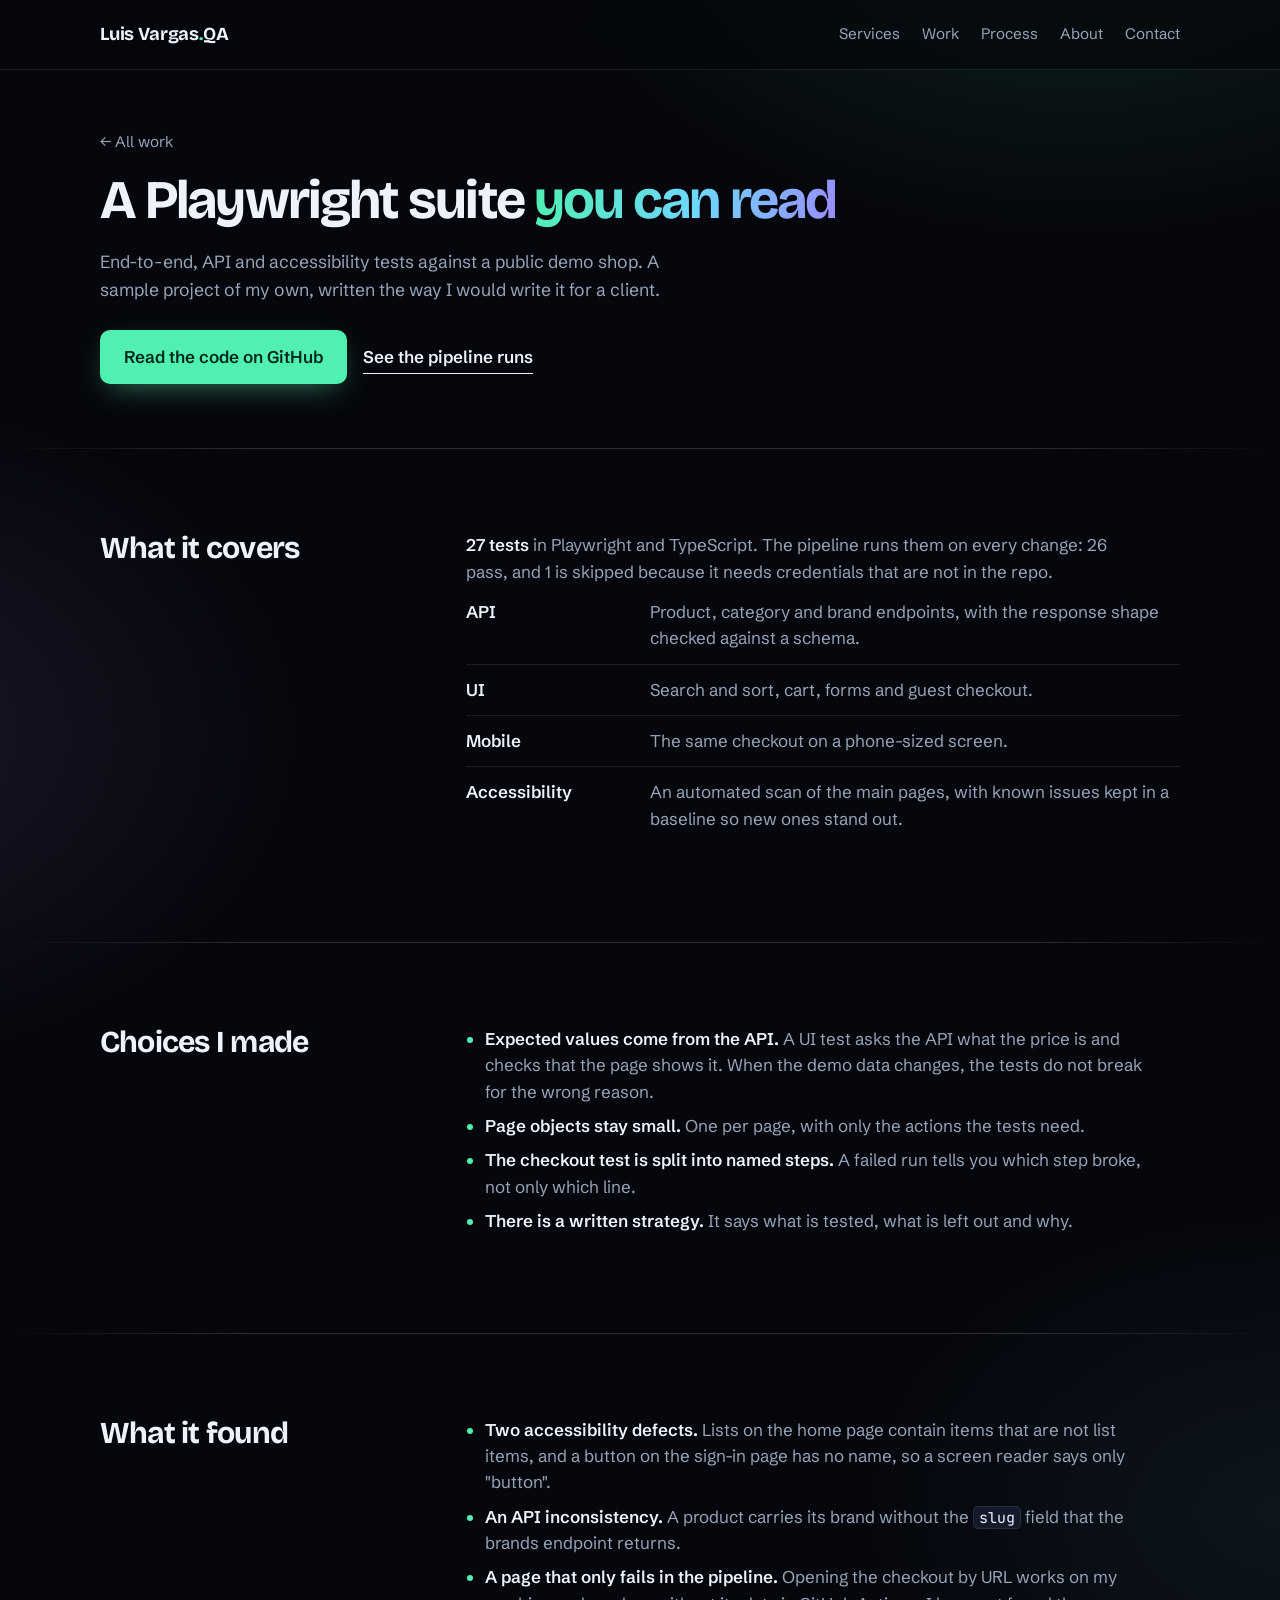
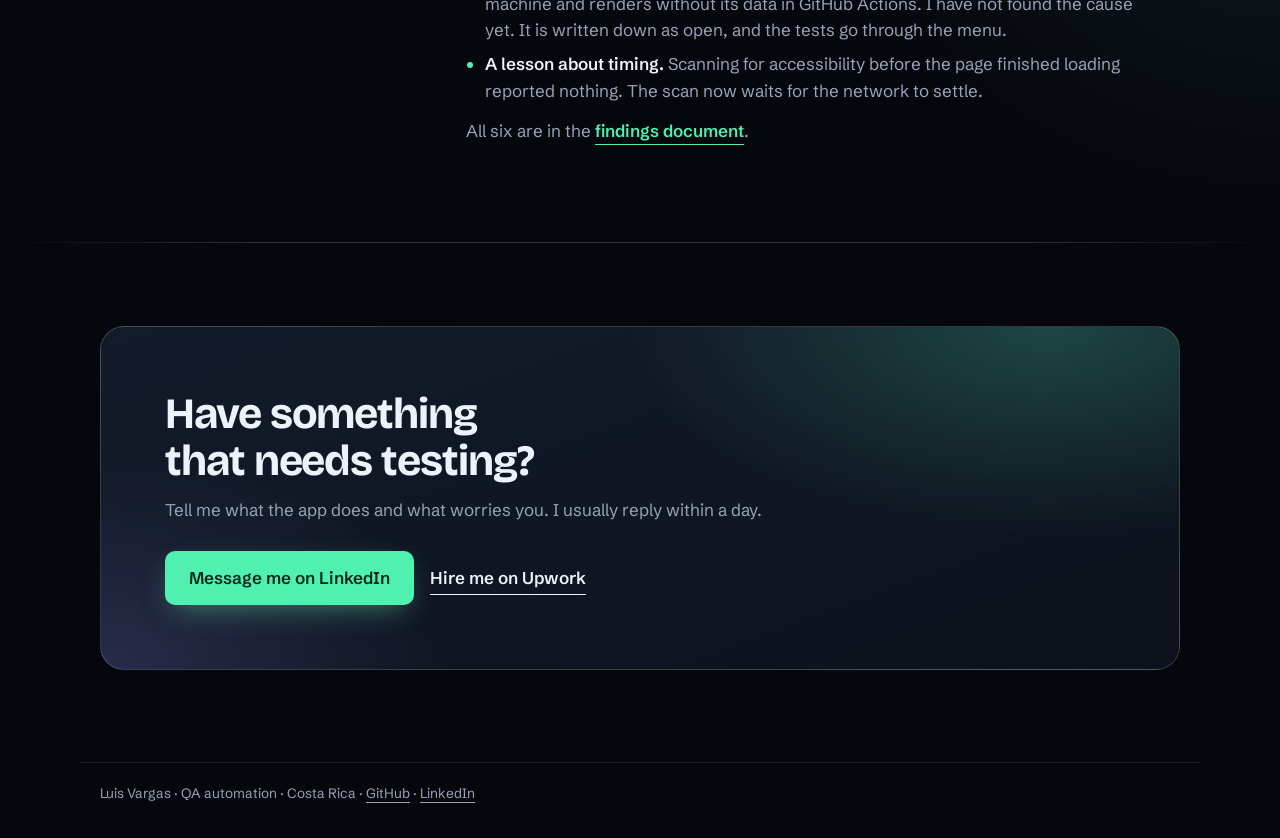
<file: case-playwright.html>
<!doctype html>
<html lang="en">
<head>
<meta charset="utf-8">
<meta name="viewport" content="width=device-width, initial-scale=1">
<title>A Playwright suite you can read | Luis Vargas</title>
<meta name="description" content="27 end-to-end, API and accessibility tests in Playwright and TypeScript against a public demo shop, running in GitHub Actions.">
<meta property="og:title" content="A Playwright suite you can read | Luis Vargas">
<meta property="og:description" content="27 end-to-end, API and accessibility tests in Playwright and TypeScript against a public demo shop, running in GitHub Actions.">
<meta property="og:type" content="article">
<meta property="og:url" content="https://luisvareli.github.io/case-playwright.html">
<meta name="theme-color" content="#05070c">
<link rel="icon" href="data:image/svg+xml,%3Csvg xmlns='http://www.w3.org/2000/svg' viewBox='0 0 32 32'%3E%3Crect width='32' height='32' rx='7' fill='%2310201b'/%3E%3Cpath d='M9 16.5l4.5 4.5L23 11.5' fill='none' stroke='%235fd39a' stroke-width='3.2' stroke-linecap='round' stroke-linejoin='round'/%3E%3C/svg%3E">
<link rel="preconnect" href="https://fonts.googleapis.com">
<link rel="preconnect" href="https://fonts.gstatic.com" crossorigin>
<link rel="stylesheet" href="https://fonts.googleapis.com/css2?family=Bricolage+Grotesque:opsz,wght@12..96,500;12..96,700&family=Schibsted+Grotesk:wght@400;500;600&family=JetBrains+Mono:wght@400;500&display=swap">
<link rel="stylesheet" href="site.css">
</head>
<body>
<a class="skip-link" href="#top">Skip to content</a>
<header class="top">
  <div class="wrap">
    <a class="brand" href="index.html">Luis Vargas<span>.</span>QA</a>
    <nav aria-label="Sections">
      <a href="index.html#services">Services</a>
      <a href="index.html#work">Work</a>
      <a href="index.html#process">Process</a>
      <a href="index.html#about">About</a>
      <a href="index.html#contact">Contact</a>
    </nav>
  </div>
</header>

<main id="top">
  <div class="page-hero">
    <div class="wrap">
      <a class="crumb" href="index.html#work">← All work</a>
      <h1>A Playwright suite <em>you can read</em></h1>
      <p class="lead">End-to-end, API and accessibility tests against a public demo shop. A sample project of my own, written the way I would write it for a client.</p>
      <div class="cta">
        <a class="btn" href="https://github.com/luisvareli/toolshop-playwright-tests" target="_blank" rel="noopener">Read the code on GitHub</a>
        <a class="link" href="https://github.com/luisvareli/toolshop-playwright-tests/actions" target="_blank" rel="noopener">See the pipeline runs</a>
      </div>
    </div>
  </div>

  <section>
    <div class="wrap split reveal">
      <h2>What it covers</h2>
      <div class="prose">
        <p><b>27 tests</b> in Playwright and TypeScript. The pipeline runs them on every change: 26 pass, and 1 is skipped because it needs credentials that are not in the repo.</p>
        <dl class="layers">
          <div><dt>API</dt><dd>Product, category and brand endpoints, with the response shape checked against a schema.</dd></div>
          <div><dt>UI</dt><dd>Search and sort, cart, forms and guest checkout.</dd></div>
          <div><dt>Mobile</dt><dd>The same checkout on a phone-sized screen.</dd></div>
          <div><dt>Accessibility</dt><dd>An automated scan of the main pages, with known issues kept in a baseline so new ones stand out.</dd></div>
        </dl>
      </div>
    </div>
  </section>

  <section>
    <div class="wrap split reveal">
      <h2>Choices I made</h2>
      <div class="prose">
        <ul>
          <li><b>Expected values come from the API.</b> A UI test asks the API what the price is and checks that the page shows it. When the demo data changes, the tests do not break for the wrong reason.</li>
          <li><b>Page objects stay small.</b> One per page, with only the actions the tests need.</li>
          <li><b>The checkout test is split into named steps.</b> A failed run tells you which step broke, not only which line.</li>
          <li><b>There is a written strategy.</b> It says what is tested, what is left out and why.</li>
        </ul>
      </div>
    </div>
  </section>

  <section>
    <div class="wrap split reveal">
      <h2>What it found</h2>
      <div class="prose">
        <ul>
          <li><b>Two accessibility defects.</b> Lists on the home page contain items that are not list items, and a button on the sign-in page has no name, so a screen reader says only "button".</li>
          <li><b>An API inconsistency.</b> A product carries its brand without the <code>slug</code> field that the brands endpoint returns.</li>
          <li><b>A page that only fails in the pipeline.</b> Opening the checkout by URL works on my machine and renders without its data in GitHub Actions. I have not found the cause yet. It is written down as open, and the tests go through the menu.</li>
          <li><b>A lesson about timing.</b> Scanning for accessibility before the page finished loading reported nothing. The scan now waits for the network to settle.</li>
        </ul>
        <p>All six are in the <a class="link" href="https://github.com/luisvareli/toolshop-playwright-tests/blob/master/docs/findings.md" target="_blank" rel="noopener">findings document</a>.</p>
      </div>
    </div>
  </section>

  <section class="contact">
    <div class="wrap">
      <div class="panel reveal">
      <h2>Have something that needs testing?</h2>
      <p class="sub">Tell me what the app does and what worries you. I usually reply within a day.</p>
      <div class="cta">
        <a class="btn" href="https://www.linkedin.com/in/luis-vargas-elizondo/" target="_blank" rel="noopener">Message me on LinkedIn</a>
        <a class="link" href="https://www.upwork.com/freelancers/~0130ccdbb1c0030e63" target="_blank" rel="noopener">Hire me on Upwork</a>
      </div>
      </div>
    </div>
  </section>
</main>

<footer>
  <div class="wrap">Luis Vargas · QA automation · Costa Rica · <a href="https://github.com/luisvareli" target="_blank" rel="noopener">GitHub</a> · <a href="https://www.linkedin.com/in/luis-vargas-elizondo/" target="_blank" rel="noopener">LinkedIn</a></div>
</footer>
<script src="site.js" defer></script>
</body>
</html>
</file>
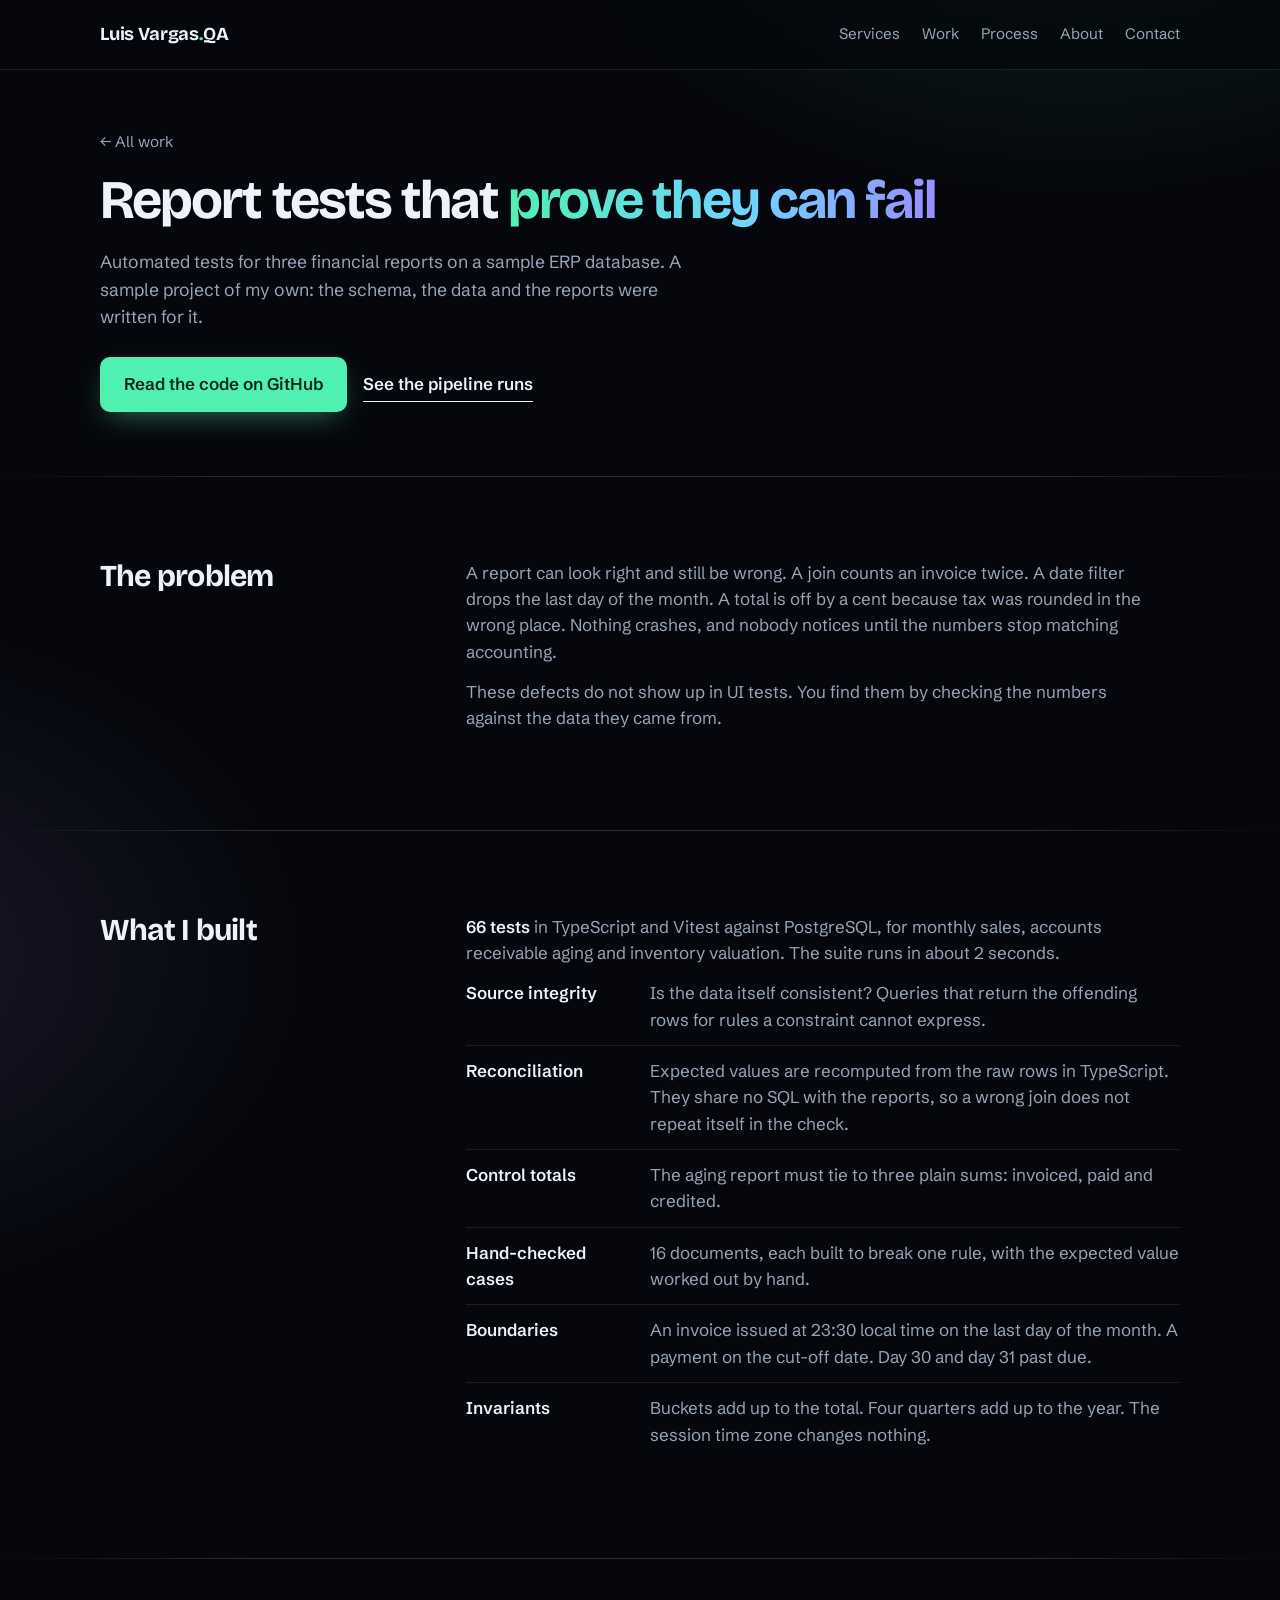
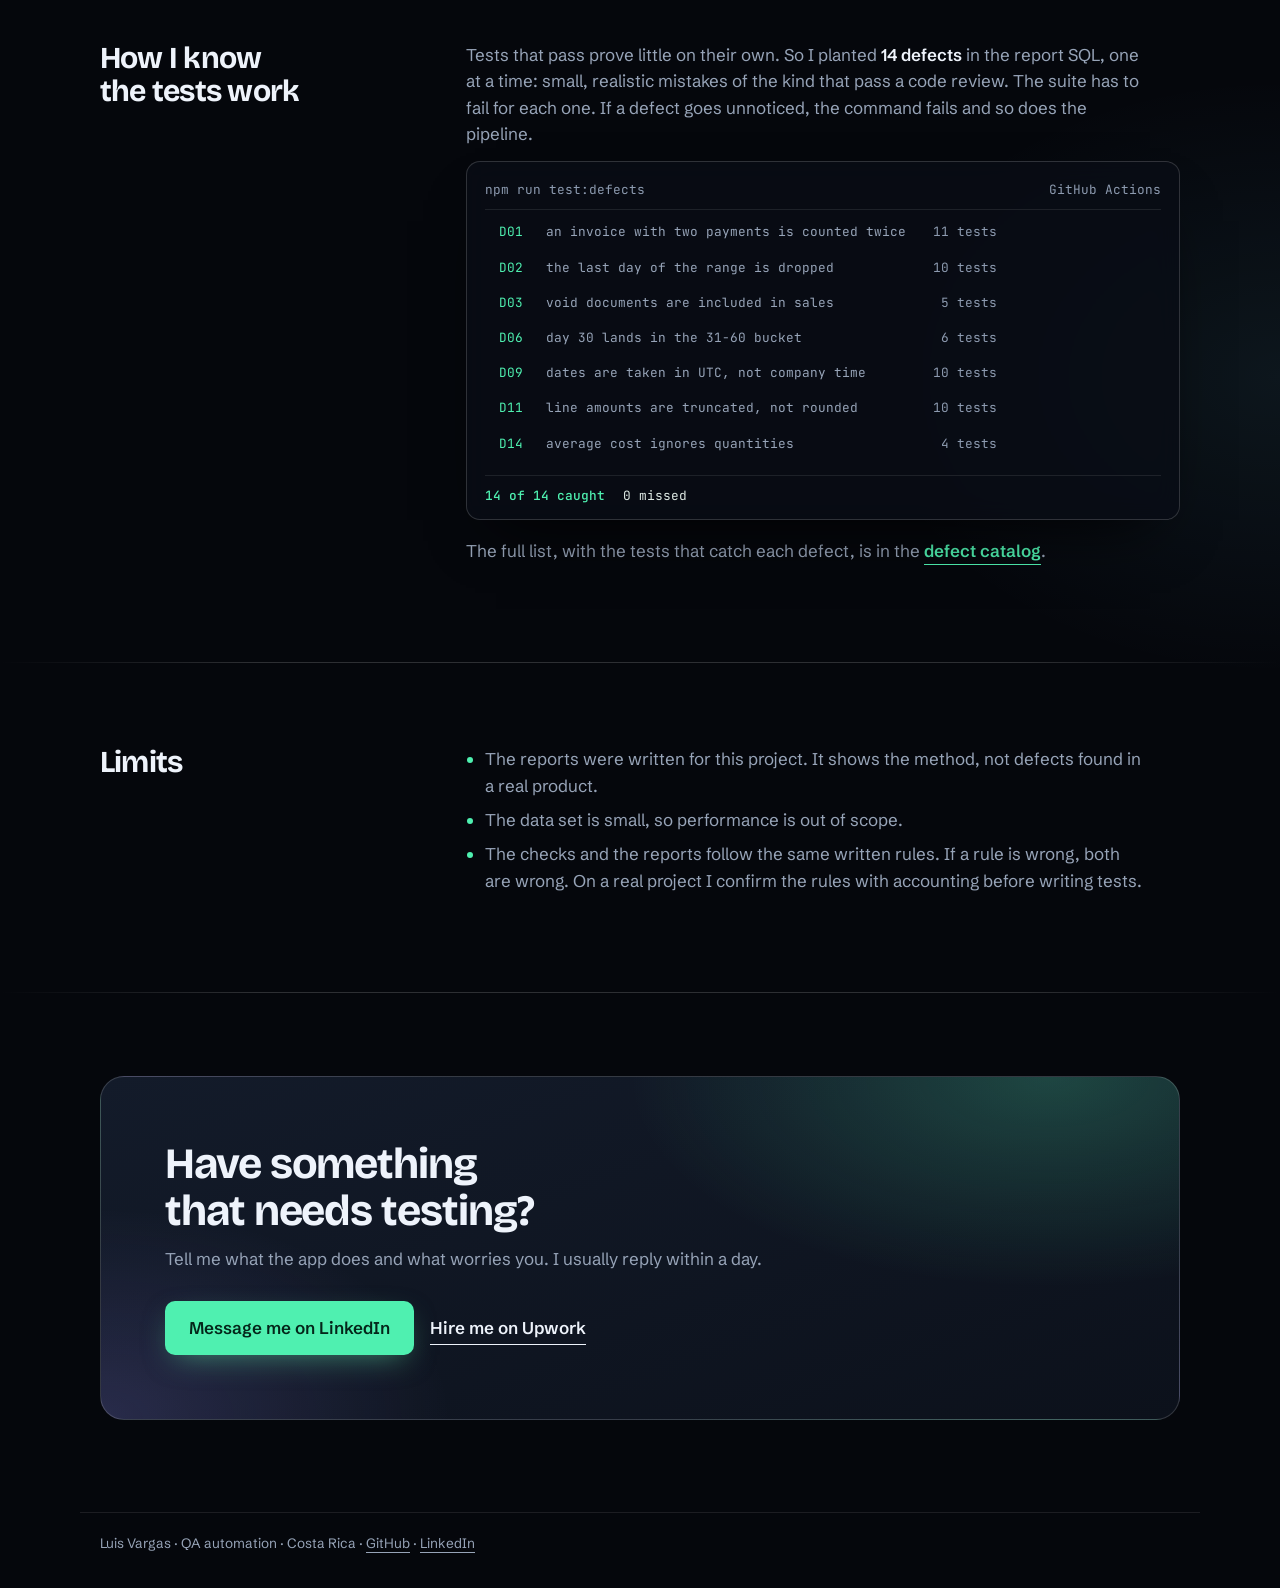
<file: case-reporting.html>
<!doctype html>
<html lang="en">
<head>
<meta charset="utf-8">
<meta name="viewport" content="width=device-width, initial-scale=1">
<title>Report tests that prove they can fail | Luis Vargas</title>
<meta name="description" content="66 automated tests for three financial reports on a sample ERP database, checked against 14 planted defects.">
<meta property="og:title" content="Report tests that prove they can fail | Luis Vargas">
<meta property="og:description" content="66 automated tests for three financial reports on a sample ERP database, checked against 14 planted defects.">
<meta property="og:type" content="article">
<meta property="og:url" content="https://luisvareli.github.io/case-reporting.html">
<meta name="theme-color" content="#05070c">
<link rel="icon" href="data:image/svg+xml,%3Csvg xmlns='http://www.w3.org/2000/svg' viewBox='0 0 32 32'%3E%3Crect width='32' height='32' rx='7' fill='%2310201b'/%3E%3Cpath d='M9 16.5l4.5 4.5L23 11.5' fill='none' stroke='%235fd39a' stroke-width='3.2' stroke-linecap='round' stroke-linejoin='round'/%3E%3C/svg%3E">
<link rel="preconnect" href="https://fonts.googleapis.com">
<link rel="preconnect" href="https://fonts.gstatic.com" crossorigin>
<link rel="stylesheet" href="https://fonts.googleapis.com/css2?family=Bricolage+Grotesque:opsz,wght@12..96,500;12..96,700&family=Schibsted+Grotesk:wght@400;500;600&family=JetBrains+Mono:wght@400;500&display=swap">
<link rel="stylesheet" href="site.css">
</head>
<body>
<a class="skip-link" href="#top">Skip to content</a>
<header class="top">
  <div class="wrap">
    <a class="brand" href="index.html">Luis Vargas<span>.</span>QA</a>
    <nav aria-label="Sections">
      <a href="index.html#services">Services</a>
      <a href="index.html#work">Work</a>
      <a href="index.html#process">Process</a>
      <a href="index.html#about">About</a>
      <a href="index.html#contact">Contact</a>
    </nav>
  </div>
</header>

<main id="top">
  <div class="page-hero">
    <div class="wrap">
      <a class="crumb" href="index.html#work">← All work</a>
      <h1>Report tests that <em>prove they can fail</em></h1>
      <p class="lead">Automated tests for three financial reports on a sample ERP database. A sample project of my own: the schema, the data and the reports were written for it.</p>
      <div class="cta">
        <a class="btn" href="https://github.com/luisvareli/erp-reporting-data-tests" target="_blank" rel="noopener">Read the code on GitHub</a>
        <a class="link" href="https://github.com/luisvareli/erp-reporting-data-tests/actions" target="_blank" rel="noopener">See the pipeline runs</a>
      </div>
    </div>
  </div>

  <section>
    <div class="wrap split reveal">
      <h2>The problem</h2>
      <div class="prose">
        <p>A report can look right and still be wrong. A join counts an invoice twice. A date filter drops the last day of the month. A total is off by a cent because tax was rounded in the wrong place. Nothing crashes, and nobody notices until the numbers stop matching accounting.</p>
        <p>These defects do not show up in UI tests. You find them by checking the numbers against the data they came from.</p>
      </div>
    </div>
  </section>

  <section>
    <div class="wrap split reveal">
      <h2>What I built</h2>
      <div class="prose">
        <p><b>66 tests</b> in TypeScript and Vitest against PostgreSQL, for monthly sales, accounts receivable aging and inventory valuation. The suite runs in about 2 seconds.</p>
        <dl class="layers">
          <div><dt>Source integrity</dt><dd>Is the data itself consistent? Queries that return the offending rows for rules a constraint cannot express.</dd></div>
          <div><dt>Reconciliation</dt><dd>Expected values are recomputed from the raw rows in TypeScript. They share no SQL with the reports, so a wrong join does not repeat itself in the check.</dd></div>
          <div><dt>Control totals</dt><dd>The aging report must tie to three plain sums: invoiced, paid and credited.</dd></div>
          <div><dt>Hand-checked cases</dt><dd>16 documents, each built to break one rule, with the expected value worked out by hand.</dd></div>
          <div><dt>Boundaries</dt><dd>An invoice issued at 23:30 local time on the last day of the month. A payment on the cut-off date. Day 30 and day 31 past due.</dd></div>
          <div><dt>Invariants</dt><dd>Buckets add up to the total. Four quarters add up to the year. The session time zone changes nothing.</dd></div>
        </dl>
      </div>
    </div>
  </section>

  <section>
    <div class="wrap split reveal">
      <h2>How I know the tests work</h2>
      <div class="prose">
        <p>Tests that pass prove little on their own. So I planted <b>14 defects</b> in the report SQL, one at a time: small, realistic mistakes of the kind that pass a code review. The suite has to fail for each one. If a defect goes unnoticed, the command fails and so does the pipeline.</p>
        <div class="run" role="img" aria-label="Output of the seeded defect check: 14 of 14 defects caught">
          <div class="run-head"><span>npm run test:defects</span><span>GitHub Actions</span></div>
          <ul>
            <li class="two"><span class="tick">D01</span><span>an invoice with two payments is counted twice</span><span class="t">11 tests</span></li>
            <li class="two"><span class="tick">D02</span><span>the last day of the range is dropped</span><span class="t">10 tests</span></li>
            <li class="two"><span class="tick">D03</span><span>void documents are included in sales</span><span class="t">5 tests</span></li>
            <li class="two"><span class="tick">D06</span><span>day 30 lands in the 31-60 bucket</span><span class="t">6 tests</span></li>
            <li class="two"><span class="tick">D09</span><span>dates are taken in UTC, not company time</span><span class="t">10 tests</span></li>
            <li class="two"><span class="tick">D11</span><span>line amounts are truncated, not rounded</span><span class="t">10 tests</span></li>
            <li class="two"><span class="tick">D14</span><span>average cost ignores quantities</span><span class="t">4 tests</span></li>
          </ul>
          <div class="run-foot"><span><b>14 of 14 caught</b></span><span>0 missed</span></div>
        </div>
        <p>The full list, with the tests that catch each defect, is in the <a class="link" href="https://github.com/luisvareli/erp-reporting-data-tests/blob/master/docs/defect-catalog.md" target="_blank" rel="noopener">defect catalog</a>.</p>
      </div>
    </div>
  </section>

  <section>
    <div class="wrap split reveal">
      <h2>Limits</h2>
      <div class="prose">
        <ul>
          <li>The reports were written for this project. It shows the method, not defects found in a real product.</li>
          <li>The data set is small, so performance is out of scope.</li>
          <li>The checks and the reports follow the same written rules. If a rule is wrong, both are wrong. On a real project I confirm the rules with accounting before writing tests.</li>
        </ul>
      </div>
    </div>
  </section>

  <section class="contact">
    <div class="wrap">
      <div class="panel reveal">
      <h2>Have something that needs testing?</h2>
      <p class="sub">Tell me what the app does and what worries you. I usually reply within a day.</p>
      <div class="cta">
        <a class="btn" href="https://www.linkedin.com/in/luis-vargas-elizondo/" target="_blank" rel="noopener">Message me on LinkedIn</a>
        <a class="link" href="https://www.upwork.com/freelancers/~0130ccdbb1c0030e63" target="_blank" rel="noopener">Hire me on Upwork</a>
      </div>
      </div>
    </div>
  </section>
</main>

<footer>
  <div class="wrap">Luis Vargas · QA automation · Costa Rica · <a href="https://github.com/luisvareli" target="_blank" rel="noopener">GitHub</a> · <a href="https://www.linkedin.com/in/luis-vargas-elizondo/" target="_blank" rel="noopener">LinkedIn</a></div>
</footer>
<script src="site.js" defer></script>
</body>
</html>
</file>
<file: site.css>
/* Dark, depth-first layout. The hero pairs the thesis with a 3D "system under scan";
   everything below sits on raised surfaces that tilt toward the pointer. */
:root {
  --bg: #05070c;
  --bg-2: #090d16;
  --surface: #0c111b;
  --surface-2: #131b2a;
  --ink: #eef3fb;
  --muted: #97a4b8;
  --line: rgba(255, 255, 255, 0.09);
  --line-strong: rgba(255, 255, 255, 0.16);
  --accent: #4ff0b0;
  --cyan: #6fd6ff;
  --violet: #9a8cff;
  --accent-ink: #04261a;
  --pass: #4ff0b0;
  --flag: #ffb454;
  --run-bg: rgba(9, 13, 22, 0.8);
  --run-ink: #dfeae5;
  --run-muted: #8d9bb0;
  --run-pass: #4ff0b0;
  --run-flag: #ffb454;
  --display: "Bricolage Grotesque", "Segoe UI", system-ui, sans-serif;
  --body: "Schibsted Grotesk", "Segoe UI", system-ui, sans-serif;
  --mono: "JetBrains Mono", ui-monospace, "Cascadia Mono", Menlo, monospace;
  --ease: cubic-bezier(0.16, 1, 0.3, 1);
  color-scheme: dark;
}
* { box-sizing: border-box; }
html { -webkit-text-size-adjust: 100%; scroll-behavior: smooth; background: var(--bg); }
body {
  margin: 0; color: var(--ink); font-family: var(--body); font-size: 17px; line-height: 1.55;
  background:
    radial-gradient(900px 620px at 84% -6%, rgba(79, 240, 176, 0.14), transparent 62%),
    radial-gradient(760px 560px at -12% 30%, rgba(154, 140, 255, 0.13), transparent 60%),
    radial-gradient(700px 500px at 100% 62%, rgba(111, 214, 255, 0.07), transparent 60%),
    var(--bg);
  background-attachment: scroll;
  overflow-x: hidden;
}
img { max-width: 100%; }
a { color: inherit; text-underline-offset: 4px; }
::selection { background: var(--accent); color: var(--accent-ink); }
a:focus-visible, button:focus-visible { outline: 2px solid var(--accent); outline-offset: 3px; border-radius: 6px; }
.wrap { max-width: 1120px; margin: 0 auto; padding-left: max(20px, env(safe-area-inset-left, 0px)); padding-right: max(20px, env(safe-area-inset-right, 0px)); }

header.top { position: sticky; top: 0; z-index: 30; padding-block: 10px; background: rgba(5, 7, 12, 0.72); -webkit-backdrop-filter: blur(14px); backdrop-filter: blur(14px); border-bottom: 1px solid var(--line); }
.top .wrap { display: flex; justify-content: space-between; align-items: center; gap: 16px; flex-wrap: wrap; }
.brand { font-family: var(--display); font-weight: 700; font-size: 1.15rem; letter-spacing: -0.01em; text-decoration: none; padding-block: 10px; }
.brand span { color: var(--accent); }
nav { display: flex; gap: 22px; flex-wrap: wrap; font-size: 0.95rem; }
nav a { text-decoration: none; color: var(--muted); padding-block: 12px; transition: color 0.15s ease-out; }
nav a:hover { color: var(--ink); }
.skip-link { position: absolute; left: 16px; top: -60px; background: var(--accent); color: var(--accent-ink); padding: 10px 16px; border-radius: 8px; font-weight: 600; z-index: 40; }
.skip-link:focus { top: 12px; }

/* ---------- hero ---------- */
.hero { padding-block: 26px 96px; display: flex; align-items: center; min-height: calc(100svh - 70px); }
.hero > .wrap { width: 100%; display: grid; grid-template-columns: minmax(0, 1fr) minmax(0, 1fr); gap: 40px; align-items: center; }
.eyebrow { display: inline-flex; align-items: center; gap: 10px; font-family: var(--mono); font-size: 0.8rem; color: var(--muted); border: 1px solid var(--line-strong); border-radius: 999px; padding: 7px 14px; margin-bottom: 22px; background: rgba(255, 255, 255, 0.03); }
.eyebrow i { width: 8px; height: 8px; border-radius: 50%; background: var(--pass); box-shadow: 0 0 0 4px rgba(95, 227, 168, 0.18); }
h1 { font-family: var(--display); font-weight: 700; font-size: clamp(2.3rem, 4.9vw, 3.8rem); line-height: 1; letter-spacing: -0.035em; margin: 0 0 22px; text-wrap: balance; }
h1 em { font-style: normal; background: linear-gradient(100deg, #4ff0b0 0%, #6fd6ff 55%, #9a8cff 100%); -webkit-background-clip: text; background-clip: text; color: transparent; }
.lead { font-size: 1.1rem; color: var(--muted); max-width: 34em; margin: 0 0 26px; }
.cta { display: flex; gap: 16px; flex-wrap: wrap; align-items: center; }
.btn { display: inline-block; background: var(--accent); color: var(--accent-ink); font-weight: 600; text-decoration: none; padding: 14px 24px; border-radius: 10px; box-shadow: 0 10px 30px -10px rgba(95, 227, 168, 0.55); transition: transform 0.18s var(--ease), box-shadow 0.18s ease-out; }
.btn:hover { transform: translateY(-3px); box-shadow: 0 16px 36px -10px rgba(95, 227, 168, 0.7); }
.btn:active { transform: scale(0.97); }
.link { font-weight: 600; text-decoration: none; padding-block: 10px; background: linear-gradient(currentColor, currentColor) 0 calc(100% - 6px) / 100% 1px no-repeat; transition: background-size 0.3s var(--ease); }
.link:hover { background-size: 0 1px; background-position: 100% calc(100% - 6px); }

.stage { position: relative; min-width: 0; perspective: 1200px; }
.orb { position: relative; width: min(100%, 560px); aspect-ratio: 1; margin-inline: auto; }
.orb::before { content: ""; position: absolute; inset: 10%; border-radius: 50%; background: radial-gradient(circle at 40% 40%, rgba(79, 240, 176, 0.24), rgba(154, 140, 255, 0.14) 50%, transparent 70%); filter: blur(34px); }
.orb canvas { position: absolute; inset: 0; width: 100%; height: 100%; display: block; touch-action: pan-y; }
.legend { position: absolute; top: 4%; right: 0; display: grid; gap: 6px; font-family: var(--mono); font-size: 0.74rem; color: var(--muted); }
.legend span { display: flex; align-items: center; gap: 8px; }
.legend i { width: 7px; height: 7px; border-radius: 50%; }
.legend .p { background: var(--pass); } .legend .f { background: var(--flag); } .legend .u { background: #4a5a55; }

.run { background: var(--run-bg); color: var(--run-ink); border: 1px solid var(--line-strong); border-radius: 14px; padding: 18px 18px 14px; font-family: var(--mono); font-size: 0.8rem; line-height: 1.5; min-width: 0; -webkit-backdrop-filter: blur(12px); backdrop-filter: blur(12px); box-shadow: 0 30px 60px -30px rgba(0, 0, 0, 0.9); }
.run.float { position: absolute; left: -6%; bottom: -9%; width: min(74%, 400px); transform: rotateY(9deg) rotateX(3deg); transform-origin: left center; transition: transform 0.5s var(--ease); }
.stage:hover .run.float { transform: rotateY(0deg) rotateX(0deg) translateY(-4px); }
.run-head { display: flex; justify-content: space-between; gap: 12px; color: var(--run-muted); padding-bottom: 10px; border-bottom: 1px solid var(--line); margin-bottom: 12px; flex-wrap: wrap; }
.run ul { list-style: none; margin: 0; padding: 0; display: grid; gap: 8px; }
.run li { display: grid; grid-template-columns: 1.4em minmax(0, 1fr) auto; gap: 6px; align-items: baseline; }
.run li.two { grid-template-columns: 3.2em minmax(0, 1fr) auto; }
.run .tick { color: var(--run-pass); }
.run .skip { color: var(--run-flag); }
.run .t { color: var(--run-muted); font-variant-numeric: tabular-nums; }
.run-foot { margin-top: 14px; padding-top: 10px; border-top: 1px solid var(--line); display: flex; gap: 18px; flex-wrap: wrap; }
.run-foot b { color: var(--run-pass); font-weight: 500; }
.run-foot .s { color: var(--run-flag); }

/* ---------- sections ---------- */
section { padding-block: 84px; position: relative; }
section::before { content: ""; position: absolute; left: 0; right: 0; top: 0; height: 1px; background: linear-gradient(90deg, transparent, var(--line-strong) 20%, var(--line-strong) 80%, transparent); }
h2 { font-family: var(--display); font-weight: 700; font-size: clamp(1.8rem, 3.4vw, 2.7rem); line-height: 1.08; letter-spacing: -0.025em; margin: 0 0 12px; text-wrap: balance; }
.sub { color: var(--muted); max-width: 40em; margin: 0 0 40px; }

.card { position: relative; background: linear-gradient(160deg, var(--surface-2), var(--surface) 60%); border: 1px solid var(--line); border-radius: 18px; transform-style: preserve-3d; transform: perspective(900px) rotateX(var(--rx, 0deg)) rotateY(var(--ry, 0deg)); transition: transform 0.35s var(--ease), border-color 0.25s ease-out, box-shadow 0.35s ease-out; }
.card::after { content: ""; position: absolute; inset: 0; border-radius: inherit; pointer-events: none; opacity: 0; transition: opacity 0.3s ease-out; background: radial-gradient(420px circle at var(--mx, 50%) var(--my, 50%), rgba(95, 227, 168, 0.13), transparent 60%); }
.card:hover { border-color: rgba(95, 227, 168, 0.35); box-shadow: 0 30px 60px -34px rgba(95, 227, 168, 0.35); }
.card:hover::after { opacity: 1; }

.services { display: grid; grid-template-columns: repeat(2, minmax(0, 1fr)); gap: 20px; }
.service { padding: 28px; display: grid; gap: 14px; align-content: start; }
.service .num { font-family: var(--mono); font-size: 0.8rem; color: var(--accent); }
.service h3 { font-family: var(--display); font-weight: 700; font-size: 1.45rem; line-height: 1.15; margin: 0; letter-spacing: -0.015em; }
.service p { margin: 0; color: var(--muted); }
.service .get { font-size: 0.93rem; color: var(--ink); line-height: 1.7; border-top: 1px solid var(--line); padding-top: 14px; }
.service .get span { display: block; font-family: var(--mono); color: var(--muted); font-size: 0.76rem; margin-bottom: 4px; }

.cases { display: grid; gap: 16px; }
.case { display: grid; grid-template-columns: minmax(0, 0.85fr) minmax(0, 1.9fr); gap: 28px; padding: 28px; align-items: start; }
.case h3 { font-family: var(--display); font-weight: 700; font-size: 1.35rem; line-height: 1.2; margin: 0; letter-spacing: -0.01em; text-wrap: balance; }
.case p { margin: 0; color: var(--muted); max-width: 42em; }
.case b { color: var(--ink); font-weight: 600; }
.case .found { color: var(--flag); font-weight: 600; }
.case .more { display: inline-block; margin-top: 10px; color: var(--accent); }

.steps { list-style: none; margin: 0; padding: 0; display: grid; grid-template-columns: repeat(4, minmax(0, 1fr)); gap: 20px; counter-reset: step; }
.steps li { counter-increment: step; border-top: 2px solid var(--accent); padding-top: 16px; }
.steps li::before { content: "0" counter(step); font-family: var(--mono); font-size: 0.85rem; color: var(--accent); }
.steps h3 { font-family: var(--display); font-size: 1.15rem; margin: 8px 0 6px; line-height: 1.25; }
.steps p { margin: 0; color: var(--muted); font-size: 0.95rem; }

.about .wrap { display: grid; grid-template-columns: minmax(0, 1.3fr) minmax(0, 1fr); gap: 56px; }
.about p { margin: 0 0 14px; max-width: 36em; color: var(--muted); }
.about p:first-of-type { color: var(--ink); }
.facts { margin: 0; display: grid; gap: 0; font-size: 0.95rem; padding: 24px 26px; }
.facts div { display: grid; grid-template-columns: 7.5em minmax(0, 1fr); gap: 14px; padding-block: 12px; border-top: 1px solid var(--line); }
.facts div:first-child { border-top: 0; padding-top: 0; }
.facts div:last-child { padding-bottom: 0; }
.facts dt { font-family: var(--mono); font-size: 0.78rem; color: var(--muted); padding-top: 3px; }
.facts dd { margin: 0; }

.contact .wrap { position: relative; }
.contact .panel { padding: clamp(32px, 6vw, 64px); background: radial-gradient(600px 300px at 88% 0%, rgba(79, 240, 176, 0.22), transparent 70%), radial-gradient(500px 300px at 0% 100%, rgba(154, 140, 255, 0.18), transparent 70%), linear-gradient(160deg, var(--surface-2), var(--surface)); border: 1px solid var(--line-strong); border-radius: 24px; }
.contact h2 { max-width: 14em; }
.contact .sub { margin-bottom: 28px; }
footer { color: var(--muted); font-size: 0.85rem; padding-block: 8px 34px; }
footer .wrap { border-top: 1px solid var(--line); padding-top: 20px; }

/* ---------- case study pages ---------- */
.page-hero { padding-block: 48px 64px; }
.page-hero h1 { font-size: clamp(2.1rem, 4.6vw, 3.4rem); max-width: 16em; }
.crumb { display: inline-block; color: var(--muted); font-size: 0.95rem; text-decoration: none; padding-block: 12px; margin-bottom: 8px; transition: color 0.15s ease-out; }
.crumb:hover { color: var(--ink); }
.split { display: grid; grid-template-columns: minmax(0, 0.9fr) minmax(0, 1.9fr); gap: 28px; align-items: start; }
.split h2 { font-size: clamp(1.4rem, 2.4vw, 1.9rem); }
.prose p { margin: 0 0 14px; max-width: 40em; color: var(--muted); }
.prose p b, .prose li b { color: var(--ink); font-weight: 600; }
.prose ul { margin: 0 0 14px; padding-left: 1.1em; color: var(--muted); max-width: 40em; }
.prose li { margin-bottom: 8px; }
.prose li::marker { color: var(--accent); }
.prose code { font-family: var(--mono); font-size: 0.88em; background: var(--surface-2); border: 1px solid var(--line); border-radius: 5px; padding: 1px 5px; color: var(--ink); }
.prose .run { margin-block: 8px 18px; }
.prose .link { color: var(--accent); }
.layers { margin: 0 0 14px; display: grid; }
.layers div { display: grid; grid-template-columns: 10em minmax(0, 1fr); gap: 14px; padding-block: 12px; border-top: 1px solid var(--line); }
.layers div:first-child { border-top: 0; padding-top: 0; }
.layers dt { font-weight: 600; }
.layers dd { margin: 0; color: var(--muted); }

/* ---------- motion ---------- */
@media (prefers-reduced-motion: no-preference) {
  .js .reveal { opacity: 0; transform: translateY(26px); transition: opacity 0.7s var(--ease), transform 0.7s var(--ease); transition-delay: var(--d, 0s); }
  .js .reveal.in { opacity: 1; transform: none; }
  .js .card.reveal { transform: perspective(900px) translateY(26px) rotateX(6deg); }
  .js .card.reveal.in { transform: perspective(900px) rotateX(var(--rx, 0deg)) rotateY(var(--ry, 0deg)); }
  .hero h1, .hero .lead, .hero .cta, .hero .eyebrow { animation: rise 0.8s var(--ease) both; }
  .hero h1 { animation-delay: 0.05s; } .hero .lead { animation-delay: 0.12s; } .hero .cta { animation-delay: 0.19s; }
  @keyframes rise { from { opacity: 0; transform: translateY(14px); } to { opacity: 1; transform: none; } }
}
@media (prefers-reduced-motion: reduce) {
  html { scroll-behavior: auto; }
  .card, .run.float, .btn { transition: none; }
}

@media (max-width: 860px) {
  header.top { position: static; padding-block: 6px 0; }
  .top .wrap { gap: 0 16px; }
  nav a { padding-block: 10px; }
  .hero { padding-block: 28px 56px; min-height: 0; }
  .hero > .wrap, .about .wrap { grid-template-columns: minmax(0, 1fr); gap: 28px; }
  .orb { width: min(100%, 420px); }
  .run.float { position: static; width: 100%; transform: none; margin-top: -8px; }
  .stage:hover .run.float { transform: none; }
  .legend { top: 0; }
  .services { grid-template-columns: minmax(0, 1fr); }
  .case, .split { grid-template-columns: minmax(0, 1fr); gap: 10px; }
  .case { padding: 22px; }
  .service { padding: 22px; }
  .steps { grid-template-columns: repeat(2, minmax(0, 1fr)); }
  .layers div { grid-template-columns: minmax(0, 1fr); gap: 2px; }
  section { padding-block: 56px; }
}
@media (max-width: 480px) {
  .steps { grid-template-columns: minmax(0, 1fr); }
  .run { font-size: 0.76rem; padding: 14px; }
  nav { gap: 16px; font-size: 0.9rem; }
  .facts { padding: 20px; }
}

/* ---------- v3: stats, pipeline, layers, defect demo ---------- */
.stats { margin: 30px 0 0; display: grid; grid-template-columns: repeat(4, minmax(0, 1fr)); gap: 18px; border-top: 1px solid var(--line); padding-top: 22px; }
.stats div { display: flex; flex-direction: column; gap: 6px; }
.stats dd { order: -1; }
.stats dd { margin: 0; font-family: var(--display); font-weight: 700; font-size: clamp(1.5rem, 2.4vw, 2rem); letter-spacing: -0.02em; line-height: 1; font-variant-numeric: tabular-nums; }
.stats dt { font-size: 0.8rem; color: var(--muted); line-height: 1.35; }

.pipe { padding-block: 34px; }
.pipe::before { display: none; }
.pipe .rail { display: grid; grid-template-columns: repeat(8, minmax(0, 1fr)); position: relative; border: 1px solid var(--line); border-radius: 18px; padding: 22px 12px 18px; background: linear-gradient(180deg, rgba(255,255,255,0.03), transparent); overflow: hidden; }
.pipe .rail::before { content: ""; position: absolute; left: 6.25%; right: 6.25%; top: 33px; height: 2px; background: var(--line-strong); }
.pipe .rail::after { content: ""; position: absolute; left: 6.25%; top: 33px; height: 2px; width: 87.5%; background: linear-gradient(90deg, var(--accent), var(--cyan), var(--violet)); transform-origin: left; transform: scaleX(1); }
.pipe .node { position: relative; z-index: 1; display: grid; justify-items: center; gap: 12px; text-align: center; font-family: var(--mono); font-size: 0.72rem; color: var(--muted); line-height: 1.35; }
.pipe .node i { width: 24px; height: 24px; border-radius: 50%; background: var(--bg); border: 2px solid var(--accent); display: grid; place-items: center; color: var(--accent); font-style: normal; font-size: 0.7rem; box-shadow: 0 0 0 5px var(--bg); }
.pipe .cap { font-family: var(--mono); font-size: 0.76rem; color: var(--muted); margin: 0 0 14px; }
@media (prefers-reduced-motion: no-preference) {
  .pipe .rail::after { animation: flow 8s linear infinite; }
  .pipe .node i { animation: tickon 8s linear infinite; animation-delay: calc(var(--n) * 0.9s); }
  @keyframes flow { 0% { transform: scaleX(0); } 80%, 100% { transform: scaleX(1); } }
  @keyframes tickon { 0% { border-color: var(--line-strong); color: transparent; box-shadow: 0 0 0 5px var(--bg); } 6% { border-color: var(--accent); color: var(--accent); box-shadow: 0 0 0 5px var(--bg), 0 0 22px 2px rgba(79, 240, 176, 0.8); } 14%, 100% { border-color: var(--accent); color: var(--accent); box-shadow: 0 0 0 5px var(--bg); } }
}

.layers-sec .grid { display: grid; grid-template-columns: minmax(0, 1fr) minmax(0, 1.05fr); gap: 40px; align-items: center; }
.stack { position: relative; height: 440px; perspective: 1500px; }
.stack-inner { position: absolute; inset: 0; transform-style: preserve-3d; transform: rotateX(57deg) rotateZ(-40deg); }
.slab { position: absolute; left: 50%; top: 50%; width: 250px; height: 250px; margin: -125px 0 0 -125px; border-radius: 26px; border: 1px solid var(--line-strong); background: linear-gradient(135deg, rgba(255,255,255,0.09), rgba(255,255,255,0.02)); transform: translateZ(calc(var(--i) * 48px - 96px)); transition: transform 0.6s var(--ease), background 0.4s ease-out, border-color 0.4s ease-out, box-shadow 0.4s ease-out; -webkit-backdrop-filter: blur(2px); backdrop-filter: blur(2px); }
.slab span { position: absolute; left: 18px; top: 14px; font-family: var(--mono); font-size: 0.8rem; color: var(--muted); }
.slab.on { transform: translateZ(calc(var(--i) * 48px - 96px + 30px)) scale(1.04); border-color: var(--accent); background: linear-gradient(135deg, rgba(79, 240, 176, 0.42), rgba(111, 214, 255, 0.2) 55%, rgba(154, 140, 255, 0.28)); box-shadow: 0 0 60px rgba(79, 240, 176, 0.35); }
.slab.on span { color: var(--ink); }
.layer-list { display: grid; gap: 8px; }
.layer-btn { all: unset; box-sizing: border-box; cursor: pointer; display: grid; grid-template-columns: 2.4em minmax(0, 1fr); gap: 4px 10px; padding: 16px 18px; border: 1px solid var(--line); border-radius: 14px; transition: border-color 0.25s ease-out, background 0.25s ease-out; }
.layer-btn:focus-visible { outline: 2px solid var(--accent); outline-offset: 3px; }
.layer-btn .n { font-family: var(--mono); font-size: 0.8rem; color: var(--muted); padding-top: 4px; }
.layer-btn .h { font-family: var(--display); font-weight: 700; font-size: 1.15rem; letter-spacing: -0.01em; }
.layer-btn .d { grid-column: 2; color: var(--muted); font-size: 0.95rem; }
.layer-btn .k { grid-column: 2; font-family: var(--mono); font-size: 0.74rem; color: var(--accent); margin-top: 4px; }
.layer-btn.on { border-color: rgba(79, 240, 176, 0.5); background: linear-gradient(120deg, rgba(79, 240, 176, 0.1), rgba(154, 140, 255, 0.06)); }
.layer-btn.on .n { color: var(--accent); }
.js .layer-btn .d, .js .layer-btn .k { display: none; }
.js .layer-btn.on .d, .js .layer-btn.on .k { display: block; }

.demo .grid { display: grid; grid-template-columns: minmax(0, 1fr) minmax(0, 1fr); gap: 20px; align-items: stretch; }
.code, .out { border: 1px solid var(--line-strong); border-radius: 16px; background: var(--run-bg); font-family: var(--mono); font-size: 0.8rem; line-height: 1.7; overflow: hidden; display: flex; flex-direction: column; min-width: 0; }
.bar { display: flex; justify-content: space-between; align-items: center; gap: 10px; padding: 10px 16px; border-bottom: 1px solid var(--line); color: var(--run-muted); font-size: 0.76rem; flex-wrap: wrap; }
.code pre { margin: 0; padding: 16px; white-space: pre-wrap; overflow-wrap: anywhere; color: #c9d4e6; flex: 1; }
.code .kw { color: var(--violet); } .code .fn { color: var(--cyan); } .code .cm { color: #66748a; }
.code .hot { display: block; margin-inline: -16px; padding-inline: 16px; border-left: 3px solid var(--accent); background: rgba(79, 240, 176, 0.08); transition: background 0.3s ease-out, border-color 0.3s ease-out; }
.code.bad .hot { border-left-color: var(--flag); background: rgba(255, 180, 84, 0.12); }
.demo-actions { display: flex; gap: 10px; flex-wrap: wrap; padding: 14px 16px; border-top: 1px solid var(--line); }
.chip { all: unset; box-sizing: border-box; cursor: pointer; font-family: var(--body); font-weight: 600; font-size: 0.9rem; padding: 10px 16px; border-radius: 9px; border: 1px solid var(--line-strong); color: var(--ink); transition: transform 0.16s var(--ease), border-color 0.2s ease-out, background 0.2s ease-out; }
.chip:hover { border-color: var(--accent); transform: translateY(-2px); }
.chip:focus-visible { outline: 2px solid var(--accent); outline-offset: 3px; }
.chip.go { background: var(--accent); color: var(--accent-ink); border-color: var(--accent); }
.chip.warn[aria-pressed="true"] { background: rgba(255, 180, 84, 0.16); border-color: var(--flag); color: var(--flag); }
.out ol { list-style: none; margin: 0; padding: 16px; display: grid; gap: 4px; flex: 1; min-height: 250px; align-content: start; }
.out li { display: grid; grid-template-columns: 1.4em minmax(0, 1fr); gap: 6px; color: #c9d4e6; }
.out .ok { color: var(--pass); } .out .ko { color: var(--flag); } .out .dim { color: var(--run-muted); }
.out .sum { margin-top: 8px; padding-top: 10px; border-top: 1px solid var(--line); grid-template-columns: minmax(0, 1fr); font-weight: 500; }
.note { font-size: 0.85rem; color: var(--muted); margin: 14px 2px 0; }
.badge { display: block; margin-top: 12px; height: 20px; }

@media (max-width: 860px) {
  .stats { grid-template-columns: repeat(2, minmax(0, 1fr)); margin-top: 30px; }
  .pipe .rail { grid-template-columns: repeat(4, minmax(0, 1fr)); row-gap: 22px; }
  .pipe .rail::before, .pipe .rail::after { display: none; }
  .layers-sec .grid, .demo .grid { grid-template-columns: minmax(0, 1fr); gap: 16px; }
  .stack { height: 320px; }
  .slab { width: 180px; height: 180px; margin: -90px 0 0 -90px; transform: translateZ(calc(var(--i) * 36px - 72px)); }
  .slab.on { transform: translateZ(calc(var(--i) * 36px - 72px + 22px)) scale(1.04); }
  .out ol { min-height: 0; }
}
</file>
